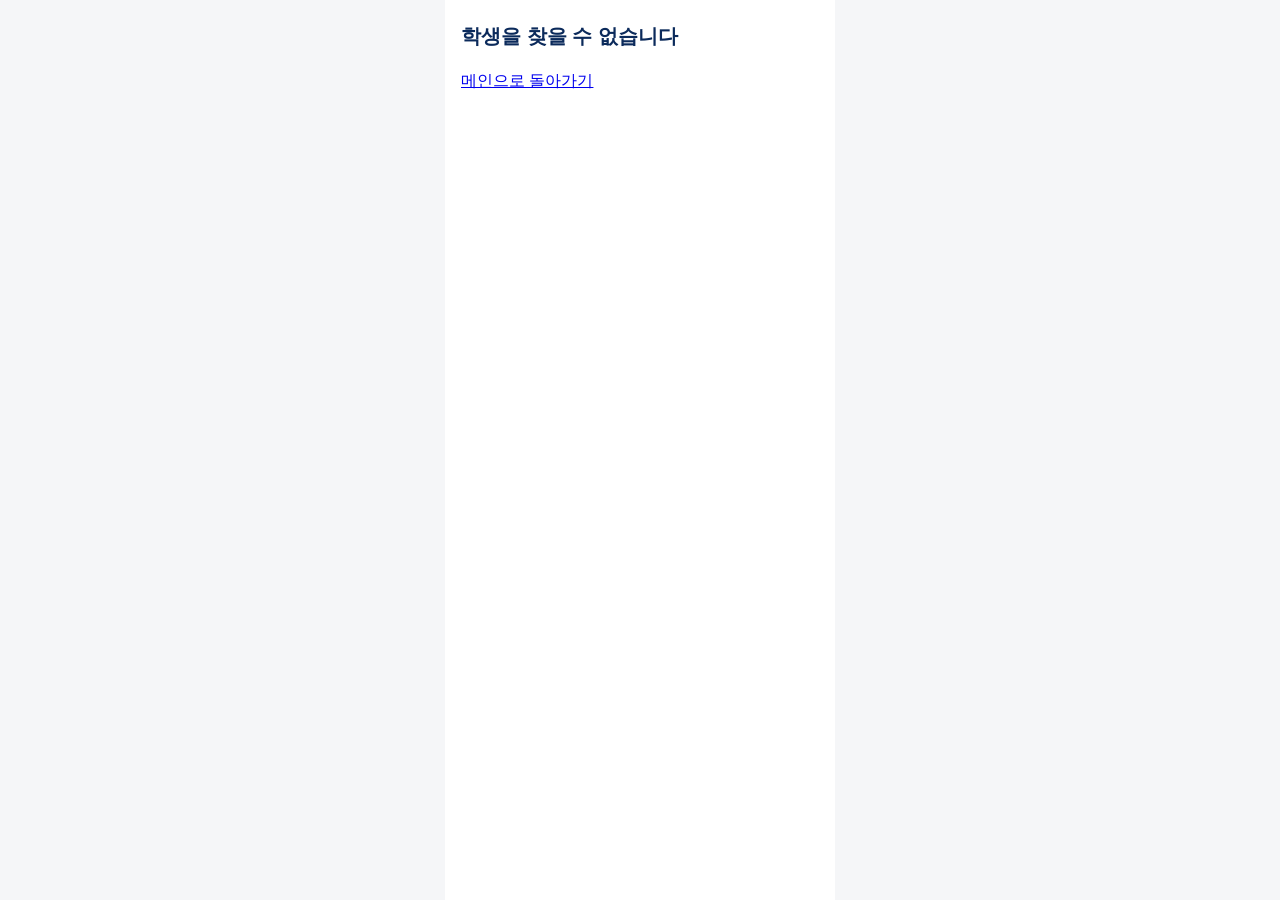
<file: practice/interview/index.html>
<!DOCTYPE html>
<html lang="ko">
<head>
<meta charset="utf-8">
<meta name="viewport" content="width=device-width, initial-scale=1">
<title>인터뷰 화면 (B 담당)</title>
<link rel="stylesheet" href="../common/style.css">
</head>
<body>
<div class="app">
  <h1 id="title">인터뷰</h1>
  <p class="sub" id="guide"></p>
  <form id="form"></form>
  <p><a href="../main/">메인으로 돌아가기</a></p>
</div>
<script src="../common/data.js"></script>
<script>
  // 기획서의 적응형 인터뷰 세 갈래를 AI 없이 규칙으로 흉내 냅니다.
  function pickRoute(student) {
    if (student.experiences.length === 0) {
      return { route: "curious", guide: "경험이 없는 학생: 궁금한 것을 묻습니다.",
        questions: ["교환학생, 인턴십, 비교과 중 가장 궁금한 것은 무엇인가요?"] };
    }

    const program = student.experiences[0].program;
    if (student.experiences.some((e) => e.hasReport)) {
      return { route: "short", guide: "보고서가 있는 학생: 보고서에 없는 것만 짧게 묻습니다.",
        questions: [`${program}, 지금 와서 보니 어땠나요?`, "후배에게 한마디 해 주세요."] };
    }

    return { route: "detailed", guide: "이수 이력만 있는 학생: 자세히 묻습니다.",
      questions: [`${program}에서 무엇을 했나요?`, "무엇을 배웠나요?", "후배에게 추천한다면 어떤 사람에게 권하나요?"] };
  }

  async function start() {
    const id = new URLSearchParams(location.search).get("id");
    const students = await loadStudents();
    const student = students.find((s) => s.id === id);
    if (!student) {
      document.getElementById("title").textContent = "학생을 찾을 수 없습니다";
      return;
    }

    const plan = pickRoute(student);
    document.getElementById("title").textContent = `${student.name} 인터뷰`;
    document.getElementById("guide").textContent = plan.guide;
    const form = document.getElementById("form");
    form.innerHTML = plan.questions.map((q, n) =>
      `<label for="q${n}">${q}</label><textarea id="q${n}" required></textarea>`
    ).join("") + "<button type='submit'>저장</button>";
    form.onsubmit = (event) => {
      event.preventDefault();
      saveInterview({
        studentId: student.id,
        route: plan.route,
        answers: plan.questions.map((q, n) => ({ q, a: document.getElementById("q" + n).value })),
        savedAt: new Date().toISOString(),
      });
      location.href = "../main/";
    };
  }

  start();
</script>
</body>
</html>
</file>
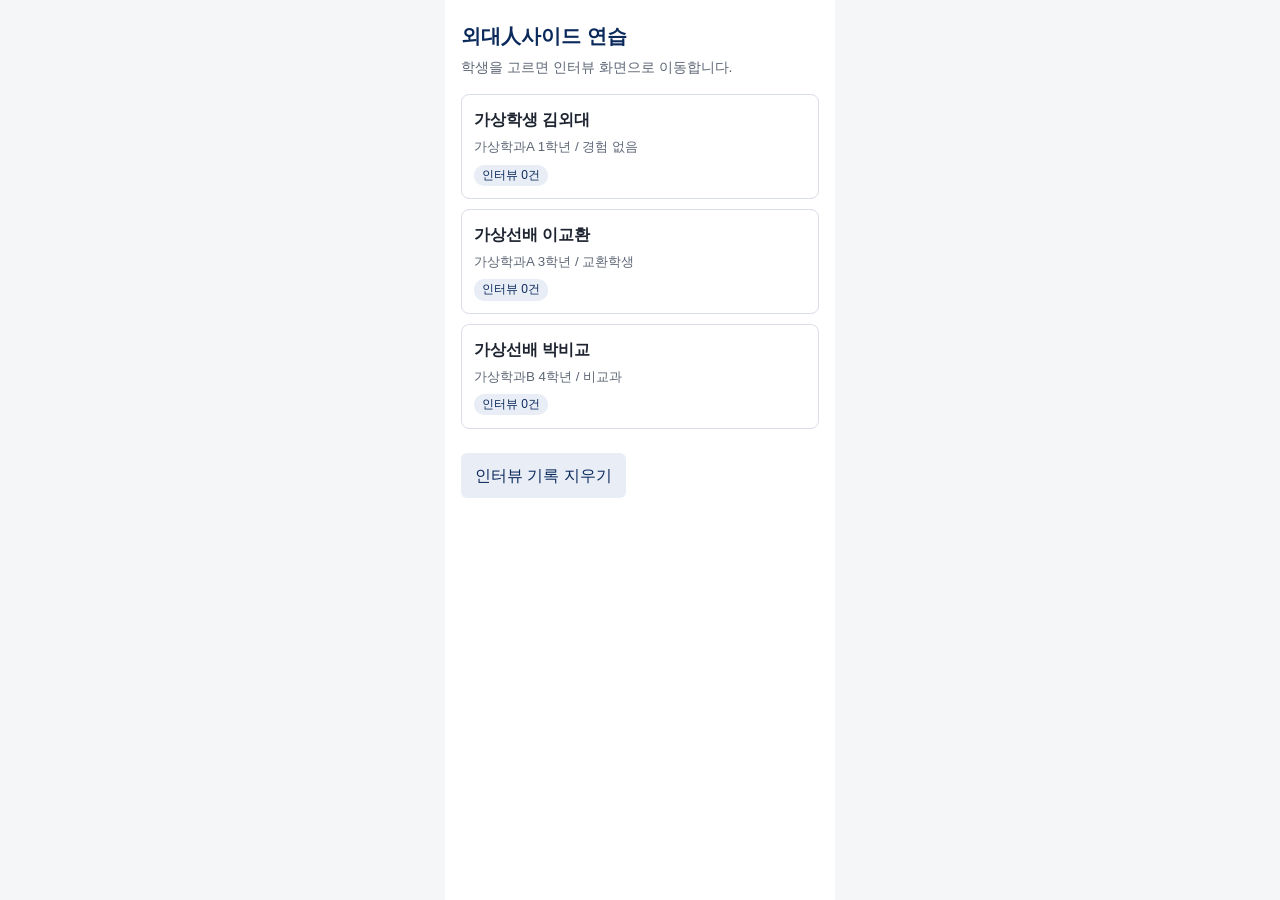
<file: practice/main/index.html>
<!DOCTYPE html>
<html lang="ko">
<head>
<meta charset="utf-8">
<meta name="viewport" content="width=device-width, initial-scale=1">
<title>메인 화면 (A 담당)</title>
<link rel="stylesheet" href="../common/style.css">
</head>
<body>
<div class="app">
  <h1>외대人사이드 연습</h1>
  <p class="sub">학생을 고르면 인터뷰 화면으로 이동합니다.</p>
  <div id="list"></div>
  <button class="plain" id="reset">인터뷰 기록 지우기</button>
</div>
<script src="../common/data.js"></script>
<script>
  async function draw() {
    const students = await loadStudents();
    const interviews = loadInterviews();
    document.getElementById("list").innerHTML = students.map((s) => {
      const count = interviews.filter((i) => i.studentId === s.id).length;
      const areas = s.experiences.map((e) => e.area).join(", ") || "경험 없음";
      return `<a class="card" href="../interview/?id=${s.id}">
        <strong>${s.name}</strong>
        <small>${s.major} ${s.grade}학년 / ${areas}</small><br>
        <span class="badge">인터뷰 ${count}건</span>
      </a>`;
    }).join("");
  }

  document.getElementById("reset").onclick = () => { clearInterviews(); draw(); };
  draw();
</script>
</body>
</html>
</file>
<file: practice/common/style.css>
/* 모든 화면이 함께 쓰는 공통 스타일. 각 화면에서 새 색이나 글꼴을 추가하지 않습니다. */
:root { --navy: #0b2a5b; --line: #d9dee7; --muted: #5d6675; --warn: #b3261e; }
* { box-sizing: border-box; }
body { margin: 0; background: #f5f6f8; color: #1d2430; font-family: "Malgun Gothic", sans-serif; line-height: 1.6; }
.app { max-width: 390px; margin: 0 auto; min-height: 100vh; padding: 20px 16px; background: #fff; }
h1 { margin: 0 0 4px; color: var(--navy); font-size: 20px; }
.sub { margin: 0 0 16px; color: var(--muted); font-size: 14px; }
.card { display: block; margin-bottom: 10px; padding: 12px; border: 1px solid var(--line); border-radius: 8px; color: inherit; text-decoration: none; }
.card strong { display: block; }
.card small { color: var(--muted); }
.badge { display: inline-block; margin-top: 6px; padding: 1px 8px; border-radius: 10px; background: #e8edf6; color: var(--navy); font-size: 12px; }
label { display: block; margin: 14px 0 4px; font-weight: 700; font-size: 14px; }
textarea { width: 100%; min-height: 70px; padding: 8px; border: 1px solid var(--line); border-radius: 6px; font: inherit; }
button { margin-top: 14px; padding: 10px 14px; border: 0; border-radius: 6px; background: var(--navy); color: #fff; font: inherit; cursor: pointer; }
button.plain { background: #e8edf6; color: var(--navy); }
.problem { margin-bottom: 12px; padding: 10px; border: 1px solid var(--warn); border-radius: 6px; color: var(--warn); font-size: 14px; }
</file>
